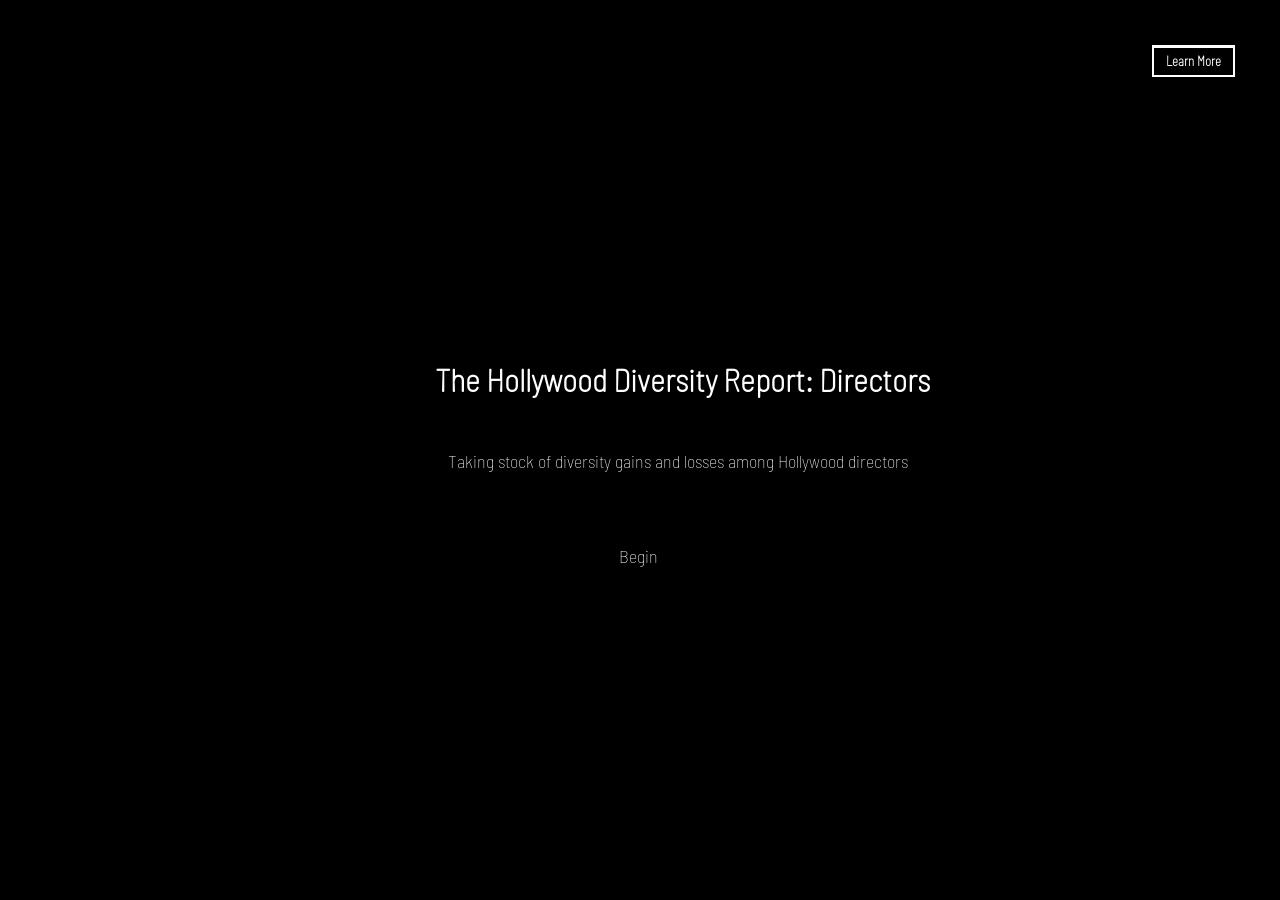
<file: index.html>
<!DOCTYPE html>
<html lang="en">
<head>
  <meta charset="utf-8">
  <title>The Hollywood Diversity Report</title>
  <link rel="stylesheet" media="screen" href="css/style.css">
  <script src="https://cdnjs.cloudflare.com/ajax/libs/jquery/2.1.4/jquery.min.js" charset="utf-8"></script>
    <script src="pagefadejs/pagefade-min.js" charset="utf-8"></script>
</head>

<body>

<div class="content">

  <div id="title">
    <h1>The Hollywood Diversity Report: Directors</h1>
  </div>
  <div id="about">
  <p>Taking stock of diversity gains and losses among Hollywood directors</p>
  </div>
  <div id="nav">
  <a href="overtime/index.html">Begin</a>
</div>

<div id="button">
<button id="myBtn" class="myButton">Learn More</button>
</div>

<div id="myModal" class="modal">


  <div class="modal-content">
    <span class="close">&times;</span>
    <p>During the past few years, diversity and representation in media has come to the forefront of cultural conversation. However, much of this conversation has been centered around what we see on the screen and not who has a hand in shaping the art. Representation on the screen is a wonderful thing, but to produce truly relevant and moving cinema, we need filmmakers that relate to and understand the experiences of the diverse characters we see represented.<br><br>This website maps out the directors of every Hollywood movie released between the years 2009 and 2013 by gender and ethnicity, so we can take stock of where we were in the entertainment industry just a few years ago. This data has been scraped off of Wikipedia.</p>
    <br> <br> <h2>Created by Sarah Tahir</h2>
  </div>

</div>

<script type="text/javascript">
  var modal = document.getElementById('myModal');

// Get the button that opens the modal
var btn = document.getElementById("myBtn");

// Get the <span> element that closes the modal
var span = document.getElementsByClassName("close")[0];

// When the user clicks on the button, open the modal
btn.onclick = function() {
    modal.style.display = "block";
}

// When the user clicks on <span> (x), close the modal
span.onclick = function() {
    modal.style.display = "none";
}

// When the user clicks anywhere outside of the modal, close it
window.onclick = function(event) {
    if (event.target == modal) {
        modal.style.display = "none";
    }
} 

</script>

<!-- particles.js container -->
<!-- <div id="particles-js"></div> -->

<!-- scripts -->
<!-- <script src="https://cdn.jsdelivr.net/npm/particles.js@2.0.0/particles.min.js"></script>
<script src="js/app.js"></script> -->

</body>
</html>
</file>
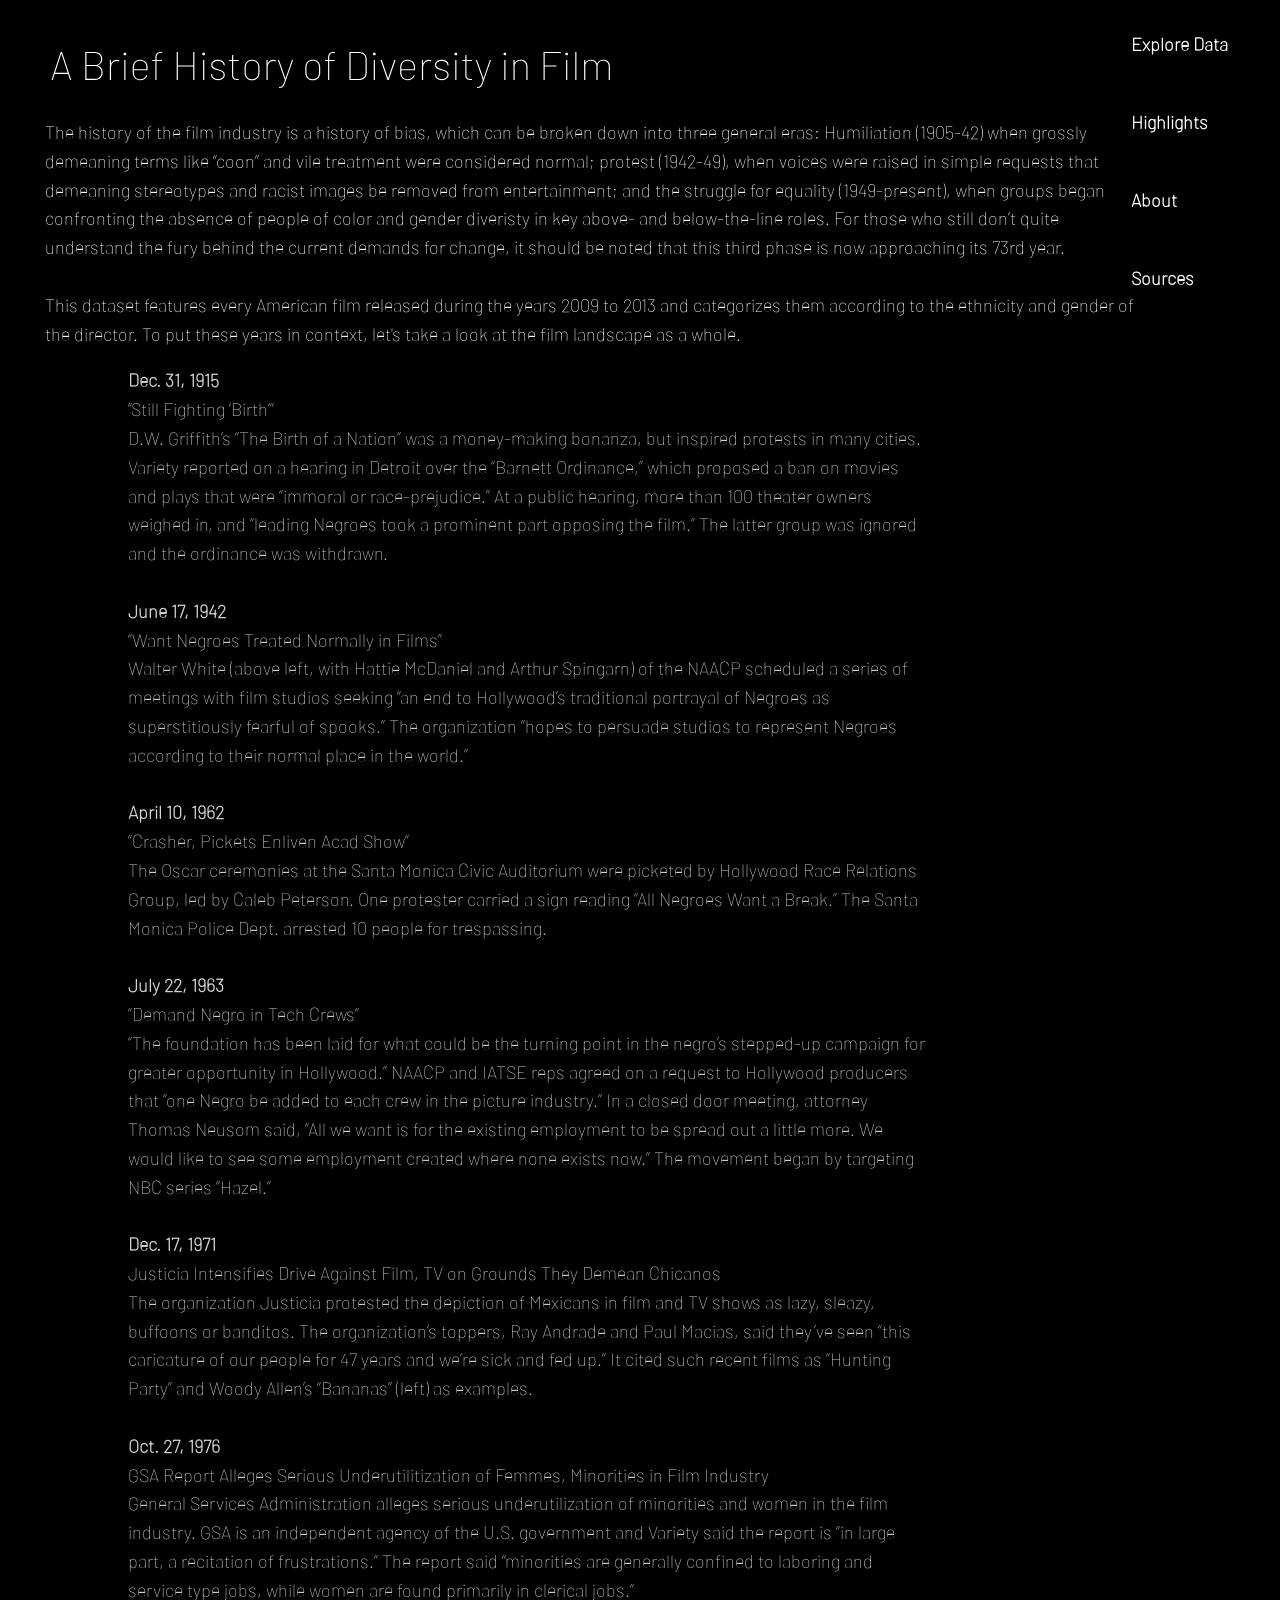
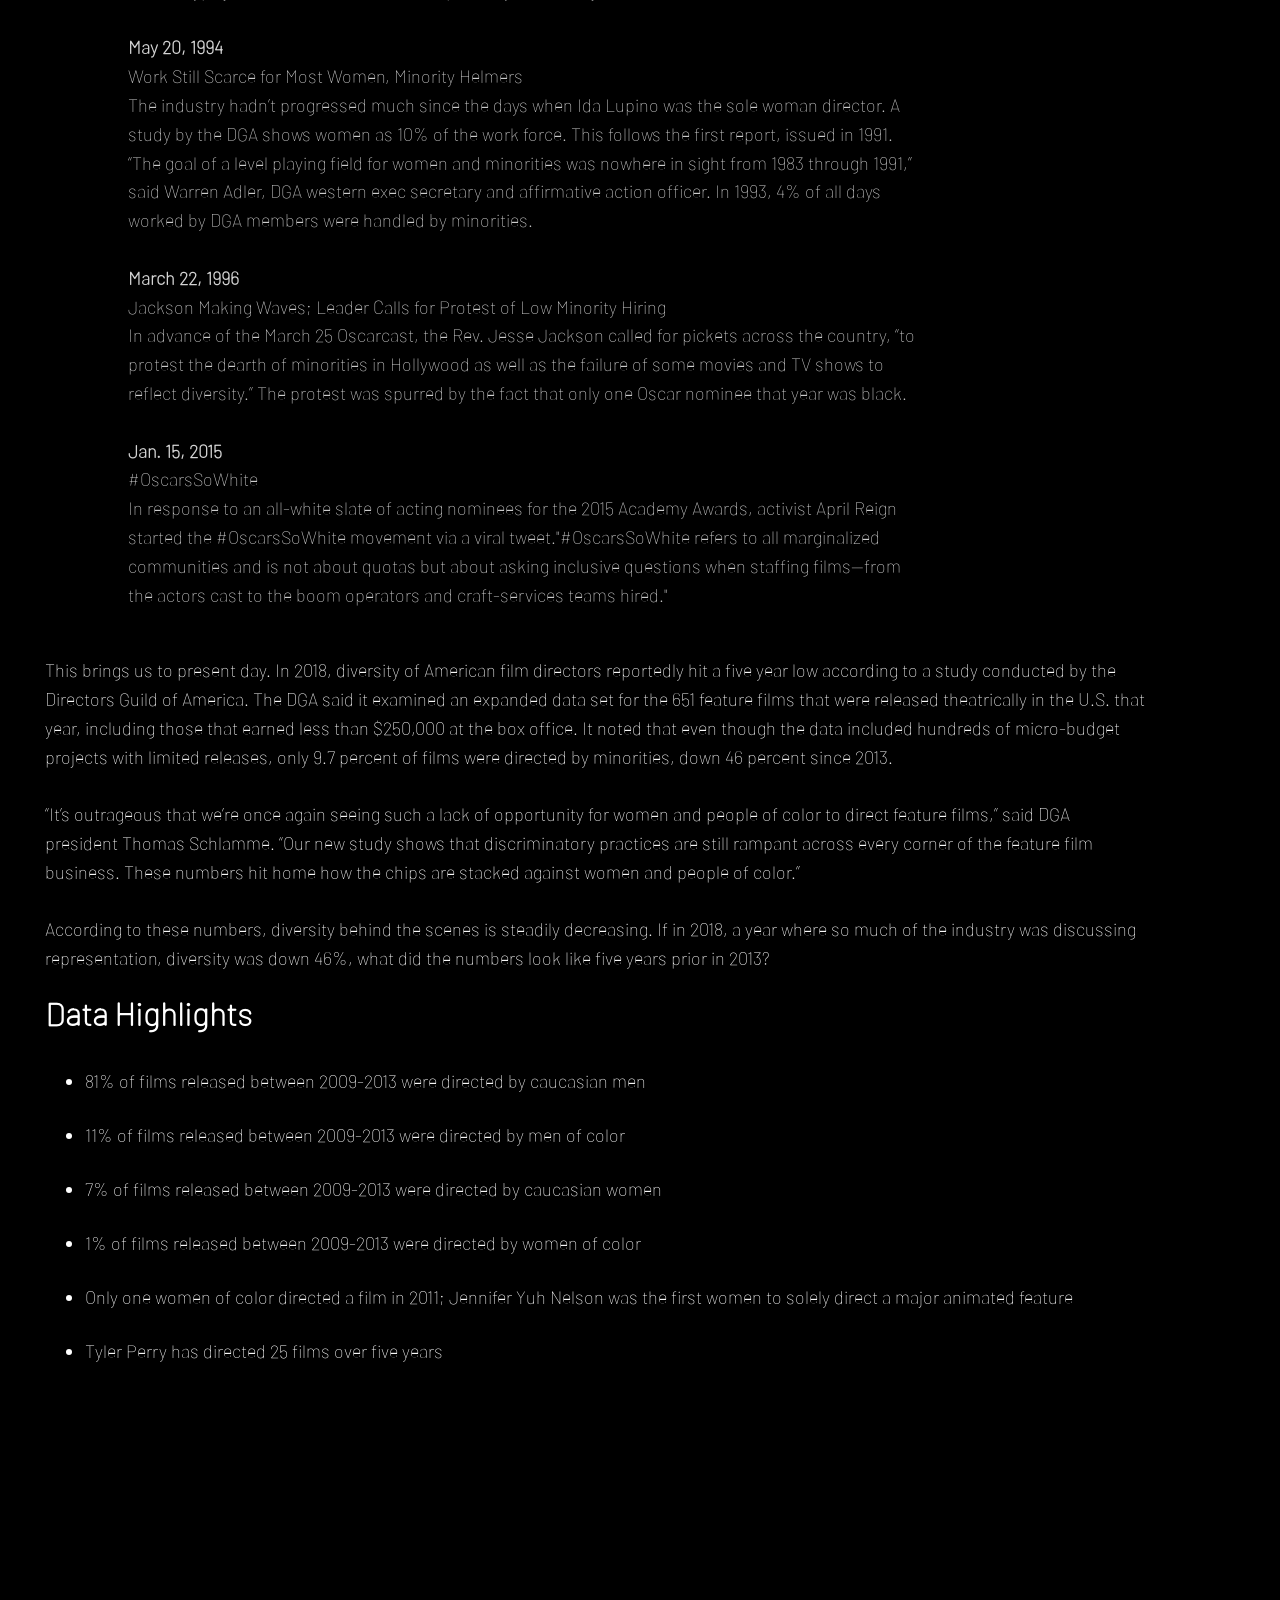
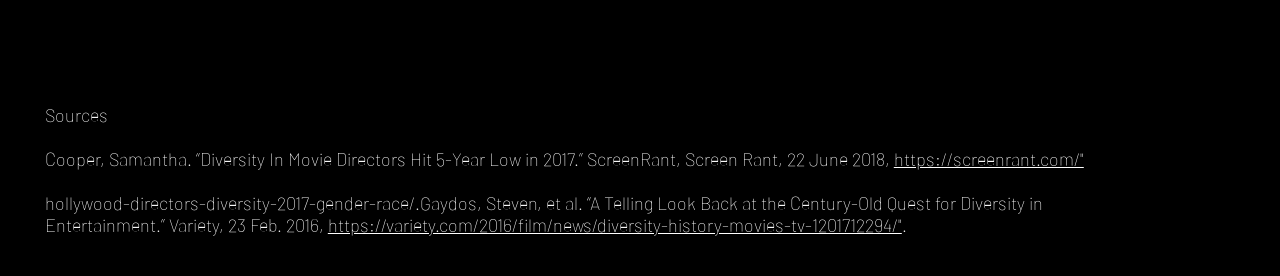
<file: overtime/index.html>
<!DOCTYPE html>
<html lang="en" dir="ltr">

<head>
    <meta charset="utf-8">
    <title>The Hollywood Diversity Report</title>
    <link rel="stylesheet" href="style.css">
    <script src="p5/p5.js"></script>
    <script src="p5/p5.dom.min.js"></script>
    <script src="p5/p5.sound.min.js"></script>
</head>

<body>
    <!-- 1315/3018 movies from 2009-2013 -->

    <div id="wrapper">

        <div id="sketchholder">

        </div>

        <div id="textboxes">
            <div class="box" id="time">
                <h3>Explore Data</h3>
            </div>
            <div class="box" id="high">
                <h3>Highlights</h3>
            </div>
            <div class="box" id="main">
                <h3>About</h3>
            </div>
            <div class="box" id="source">
                <h3>Sources</h3>
            </div>
        </div>

        <div id="p1">
            <p>
                The history of the film industry is a history of bias, which can be broken down into three general eras: Humiliation (1905-42) when grossly demeaning terms like “coon” and vile treatment were considered normal; protest (1942-49), when voices were raised in simple requests that demeaning stereotypes and racist images be removed from entertainment; and the struggle for equality (1949-present), when groups began confronting the absence of people of color and gender diveristy in key above- and below-the-line roles. For those who still don’t quite understand the fury behind the current demands for change, it should be noted that this third phase is now approaching its 73rd year.
                <br>
                <br> This dataset features every American film released during the years 2009 to 2013 and categorizes them according to the ethnicity and gender of the director. To put these years in context, let's take a look at the film landscape as a whole.
            </p>
        </div>
            <div id="p2">
                <p>
                    <b>Dec. 31, 1915</b>
                    <br> “Still Fighting ‘Birth’”
                    <br> D.W. Griffith’s “The Birth of a Nation” was a money-making bonanza, but inspired protests in many cities. Variety reported on a hearing in Detroit over the “Barnett Ordinance,” which proposed a ban on movies and plays that were “immoral or race-prejudice.” At a public hearing, more than 100 theater owners weighed in, and “leading Negroes took a prominent part opposing the film.” The latter group was ignored and the ordinance was withdrawn.
                    <br>
                    <br>
                    <b>June 17, 1942</b>
                    <br> “Want Negroes Treated Normally in Films”
                    <br> Walter White (above left, with Hattie McDaniel and Arthur Spingarn) of the NAACP scheduled a series of meetings with film studios seeking “an end to Hollywood’s traditional portrayal of Negroes as superstitiously fearful of spooks.” The organization ”hopes to persuade studios to represent Negroes according to their normal place in the world.”
                    <br>
                    <br>
                    <b>April 10, 1962</b>
                    <br> “Crasher, Pickets Enliven Acad Show”
                    <br> The Oscar ceremonies at the Santa Monica Civic Auditorium were picketed by Hollywood Race Relations Group, led by Caleb Peterson. One protester carried a sign reading “All Negroes Want a Break.” The Santa Monica Police Dept. arrested 10 people for trespassing.
                    <br>
                    <br>
                    <b>July 22, 1963</b>
                    <br> “Demand Negro in Tech Crews”
                    <br> “The foundation has been laid for what could be the turning point in the negro’s stepped-up campaign for greater opportunity in Hollywood.” NAACP and IATSE reps agreed on a request to Hollywood producers that “one Negro be added to each crew in the picture industry.” In a closed door meeting, attorney Thomas Neusom said, “All we want is for the existing employment to be spread out a little more. We would like to see some employment created where none exists now.” The movement began by targeting NBC series “Hazel.”
                    <br>
                    <br>
                    <b>Dec. 17, 1971</b>
                    <br> Justicia Intensifies Drive Against Film, TV on Grounds They Demean Chicanos
                    <br> The organization Justicia protested the depiction of Mexicans in film and TV shows as lazy, sleazy, buffoons or banditos. The organization’s toppers, Ray Andrade and Paul Macias, said they’ve seen “this caricature of our people for 47 years and we’re sick and fed up.” It cited such recent films as “Hunting Party” and Woody Allen’s “Bananas” (left) as examples.
                    <br>
                    <br>
                    <b>Oct. 27, 1976</b>
                    <br> GSA Report Alleges Serious Underutilitization of Femmes, Minorities in Film Industry
                    <br> General Services Administration alleges serious underutilization of minorities and women in the film industry. GSA is an independent agency of the U.S. government and Variety said the report is “in large part, a recitation of frustrations.” The report said “minorities are generally confined to laboring and service type jobs, while women are found primarily in clerical jobs.”
                    <br>
                    <br>
                    <b>May 20, 1994</b>
                    <br> Work Still Scarce for Most Women, Minority Helmers
                    <br> The industry hadn’t progressed much since the days when Ida Lupino was the sole woman director. A study by the DGA shows women as 10% of the work force. This follows the first report, issued in 1991. “The goal of a level playing field for women and minorities was nowhere in sight from 1983 through 1991,” said Warren Adler, DGA western exec secretary and affirmative action officer. In 1993, 4% of all days worked by DGA members were handled by minorities.
                    <br>
                    <br>
                    <b>March 22, 1996</b>
                    <br> Jackson Making Waves; Leader Calls for Protest of Low Minority Hiring
                    <br> In advance of the March 25 Oscarcast, the Rev. Jesse Jackson called for pickets across the country, “to protest the dearth of minorities in Hollywood as well as the failure of some movies and TV shows to reflect diversity.” The protest was spurred by the fact that only one Oscar nominee that year was black.
                    <br>
                    <br>
                    <b>Jan. 15, 2015</b>
                    <br> #OscarsSoWhite
                    <br> In response to an all-white slate of acting nominees for the 2015 Academy Awards, activist April Reign started the #OscarsSoWhite movement via a viral tweet."#OscarsSoWhite refers to all marginalized communities and is not about quotas but about asking inclusive questions when staffing films—from the actors cast to the boom operators and craft-services teams hired."
                    <br>
                    <br>
                </p>
            </div>
            <div id="p3">
                <p>
                    This brings us to present day. In 2018, diversity of American film directors reportedly hit a five year low according to a study conducted by the Directors Guild of America. The DGA said it examined an expanded data set for the 651 feature films that were released theatrically in the U.S. that year, including those that earned less than $250,000 at the box office. It noted that even though the data included hundreds of micro-budget projects with limited releases, only 9.7 percent of films were directed by minorities, down 46 percent since 2013.
                    <br>
                    <br> “It’s outrageous that we’re once again seeing such a lack of opportunity for women and people of color to direct feature films,” said DGA president Thomas Schlamme. “Our new study shows that discriminatory practices are still rampant across every corner of the feature film business. These numbers hit home how the chips are stacked against women and people of color.”
                    <br>
                    <br> According to these numbers, diversity behind the scenes is steadily decreasing. If in 2018, a year where so much of the industry was discussing representation, diversity was down 46%, what did the numbers look like five years prior in 2013?<br>
                </p>
            </div>
                    <div id="highlights">
                        <h1>Data Highlights</h1>
                        <ul>
                            <li>81% of films released between 2009-2013 were directed by caucasian men</li>
                            <li>11% of films released between 2009-2013 were directed by men of color</li>
                            <li>7% of films released between 2009-2013 were directed by caucasian women</li>
                            <li>1% of films released between 2009-2013 were directed by women of color</li>
                            <li>Only one women of color directed a film in 2011; Jennifer Yuh Nelson was the first women to solely direct a major animated feature</li>
                            <li>Tyler Perry has directed 25 films over five years</li>
                        </ul>
                    </div>
                    <div id="sources">
                        <p>
                            <br><br><br><br><br><br><br><br><br><br><br><br><br><br>
                            Sources
                            <br>
                            <br> Cooper, Samantha. “Diversity In Movie Directors Hit 5-Year Low in 2017.” ScreenRant, Screen Rant, 22 June 2018, <a href="https://screenrant.com/">https://screenrant.com/"</a>
                            <br>
                            <br> hollywood-directors-diversity-2017-gender-race/.Gaydos, Steven, et al. “A Telling Look Back at the Century-Old Quest for Diversity in Entertainment.” Variety, 23 Feb. 2016, <a href="https://variety.com/2016/film/news/diversity-history-movies-tv-1201712294/">https://variety.com/2016/film/news/diversity-history-movies-tv-1201712294/"</a>.<br><br>
                        </p>
                    </div>
            </div>
    <script type="text/javascript" src="script.js"></script>

</body>

</html>
</file>
<file: css/style.css>
html,body,div,span,object,iframe,h1,h2,h3,h4,h5,h6,p,blockquote,pre,abbr,address,cite,code,del,dfn,em,img,ins,kbd,q,samp,small,strong,sub,sup,var,b,i,dl,dt,dd,ol,ul,li,fieldset,form,label,legend,table,caption,tbody,tfoot,thead,tr,th,td,article,aside,canvas,details,figcaption,figure,footer,header,hgroup,menu,nav,section,summary,time,mark,audio,video{margin:0;padding:0;border:0;outline:0;font-size:100%;vertical-align:baseline;background:transparent}
body{line-height:1}
article,aside,details,figcaption,figure,footer,header,hgroup,menu,nav,section{display:block}
nav ul{list-style:none}
blockquote,q{quotes:none}
blockquote:before,blockquote:after,q:before,q:after{content:none}
a{margin:0;padding:0;font-size:100%;vertical-align:baseline;background:transparent;text-decoration:none}
mark{background-color:#ff9;color:#000;font-style:italic;font-weight:bold}
del{text-decoration:line-through}
abbr[title],dfn[title]{border-bottom:1px dotted;cursor:help}
table{border-collapse:collapse;border-spacing:0}
hr{display:block;height:1px;border:0;border-top:1px solid #ccc;margin:1em 0;padding:0}
input,select{vertical-align:middle}
li{list-style:none}

@font-face {
  font-family: Barlow;
  src:url(font/barlow.ttf);
 }



#title{
  z-index: 1;
  text-align: center;
  position: absolute;
  top: 40%;
  left:34%;
}

#about{
  z-index: 1;
  text-align: center;
  position: absolute;
  top: 50%;
  left: 35%;
}

#nav{
  z-index: 1;
  text-align: center;
  position: absolute;
  top: 60%;
  left: 48%;
  opacity: 1;
  padding: 5px;

}

#button {
  position: absolute;
  top: 5%;
  left: 90%;
}

.myButton {
  -moz-box-shadow:inset 0px 1px 0px 0px #ffffff;
  -webkit-box-shadow:inset 0px 1px 0px 0px #ffffff;
  box-shadow:inset 0px 1px 0px 0px #ffffff;
  background-color:transparent;
  border:2px solid #ffffff;
  display:inline-block;
  cursor:pointer;
  color:#ffffff;
  font-family: Barlow, "sans-serif", generic;
  font-size:13px;
  font-weight:bold;
  padding:6px 12px;
  text-decoration:none;
}
.myButton:hover {
  background-color:transparent;
  border:2px solid grey;
  color: grey;;
}



body{
  font-family: Barlow, "sans-serif", generic;
  color: white;
}

h1{
 font-family: Barlow, "sans-serif", generic;
  font-size: xx-large; 
  text-align: center;
}

h2{
  font-family: Barlow, "sans-serif", generic;
  font-size: medium;
  text-align: center;
}


p{
  font-family: Barlow, "sans-serif", generic;
  font-size: large;
  text-align: center;
}

a{
  font-family: Barlow, "sans-serif", generic;
  text-decoration: none;
  color: white;
  font-size: large;
}

a:hover {
  text-decoration: none;
  color: grey;
  font-size: large;
}


html,body{ 
  width:100%;
  height:100%;
  background:black;
}

body{
  font:normal 75% Arial, Helvetica, sans-serif;
  overflow-y: hidden;
  overflow-x: hidden;
}

canvas{
  display:block;
  /* vertical-align:bottom; */
}


#particles-js{
  width: 100%;
  height: 100%;
  background-color: black;
  background-image: url('');
  background-size: cover;
  background-position: 50% 50%;
  background-repeat: no-repeat;
}

.modal {
    display: none; /* Hidden by default */
    position: fixed; /* Stay in place */
    z-index: 1; /* Sit on top */
    left: 0;
    top: 0;
    width: 100%; /* Full width */
    height: 100%; /* Full height */
    overflow: hidden; /* Enable scroll if needed */
    background-color: rgb(0,0,0); /* Fallback color */
    background-color: rgba(0,0,0,0.4); /* Black w/ opacity */
}

/* Modal Content/Box */
.modal-content {
    background-color: black;
    margin: 15% auto; /* 15% from the top and centered */
    padding: 20px;
    border: 1px solid #888;
    width: 80%; /* Could be more or less, depending on screen size */
}

/* The Close Button */
.close {
    color: #aaa;
    position: absolute;
    top: 28%;
    right: 7.5%;
    font-size: 35px;
    font-weight: bold;
}

.close:hover,
.close:focus {
    color: grey;;;
    text-decoration: none;
    cursor: pointer;
}
</file>
<file: overtime/style.css>
@font-face {
    font-family: Barlow;
    src:url('assets/barlow.otf');
   }
  
  body{
      width: 100%;
      height: 100%;
      margin: 0;
      overflow-x: hidden;
      background-color: black;
      font-family: Barlow, "sans-serif", generic;
    }
  
    h3{
        font-size: large;
        font-family: Barlow, "sans-serif", generic;
    }
    
    
    #wrapper{
      display: block;
      top: 0;
      left: 0;
      height: 100%;
      width: 100vw;
      background-color: black;
    }
    #sketchholder {
      position: relative;
      top: 0;
      left: 0;
      height: 100px;
      width: 1250px;
      /* background-color: black; */
    }
    
    #textboxes {
      width: 12%;
      height: 800px;
      position: fixed;
      right: 0;
      top: 0;
      background-color: black;
    }
    
    .box{
      margin-top: 10px;
      margin-bottom: 0px;
      padding: 5px;
      background-color: black;
      width: 200px;
      -webkit-animation-duration: 0.2s;
    animation-duration: 0.2s;
    -webkit-animation-fill-mode: both;
    animation-fill-mode: both;
    -webkit-animation-timing-function: ease-in-out;
    animation-timing-function: ease-in-out;
    }

    
  
  
  #main {
    color:white;
  }
  
  #main:hover {
    background-color:black;
    color: white;
    cursor: pointer;
    animation-name: expand;
  -moz-animation-name: expand;
  }

  #source {
    color:white;
  }
  
  #source:hover {
    background-color:black;
    color: white;
    cursor: pointer;
    animation-name: expand;
  -moz-animation-name: expand;
  }
  
  #time {
    color:white;
  }
  
  #time:hover {
    background-color:lightgrey;
    color: black;
    cursor: pointer;
    animation-name: expand;
  -moz-animation-name: expand;
  }

  #high {
    color:white;
  }
  
  #high:hover {
    background-color:lightgrey;
    color: black;
    cursor: pointer;
    animation-name: expand;
  -moz-animation-name: expand;
  }

  #p1 {
    margin: 0;
    padding: 0;
    line-height: 1.6;
    width: 1100px;
    position: relative;
    top: 15%;
    left: 3.5%;
    color: white;
  }

  #p3 {
    margin: 0;
    padding: 0;
    line-height: 1.6;
    width: 1100px;
    position: relative;
    top: 755%;
    left: 3.5%;
    color: white;
  }

  #p2 {
    margin: 0;
    padding: 0;
    line-height: 1.6;
    width: 800px;
    position: relative;
    top: 100%;
    left: 10%;
    color: lightgrey;
  }

  #highlights {
    position: relative;
    top: 915%;
    left: 3.5%;
    color: white;
    width: 1100px;
  }

  #sources {
    position: relative;
    top: 1000%;
    left: 3.5%;
    color: white;
    width: 1100px;
  }

  ul {
    font-size: large;
    font-family: Barlow, "sans-serif", generic;
    line-height: 3em
  }

  a{
    color: white;
  }


  p {
    font-size: large;
    font-family: Barlow, "sans-serif", generic;;
  }
  
  @keyframes expand {
      0% {
          -webkit-transform: translateX(0);
          -ms-transform:     translateX(0);
          transform:         translateX(0)
      }
      100% {
          -webkit-transform: translateX(-18px);
          -ms-transform:     translateX(-18px);
          transform:         translateX(-18px)
      }
  }
</file>
